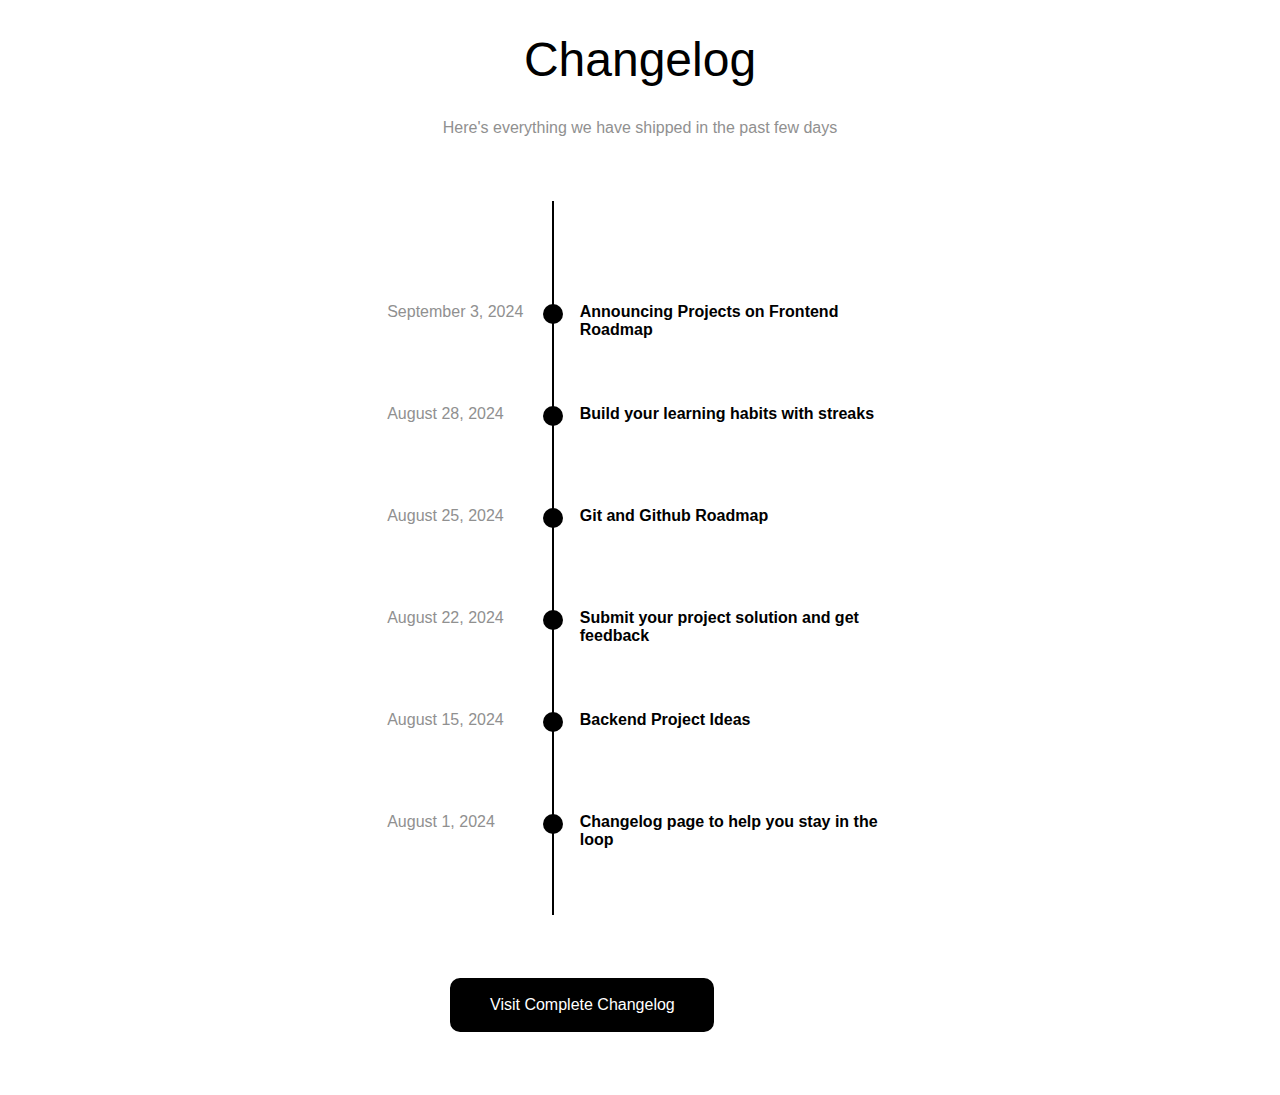
<file: changelog_component/index.html>
<!DOCTYPE html>
<html lang="en">
<head>
	<meta charset="UTF-8">
	<meta name="viewport" content="width=device-width, initial-scale=1.0">
	<meta name="description" content="simple changelog for a roadmap.sh project">
	<meta name="keyword" content="jabrth, Jennifer Berthe, roadmap.sh, changelog">
	<link rel="stylesheet" href="styles.css">
	<title>Changelog component</title>
</head>
<body>
	<header>
		<h1>Changelog</h1>
		<p>Here's everything we have shipped in the past few days</p>
	</header>

	<main>
	<div class="oneline">
		<div class="date"></div>
		<span></span>
		<div class="title"></div>
	</div>
	<div class="oneline">
		<div class="date">September 3, 2024</div>
		<span><div class="circle"></div></span>
		<div class="title">Announcing Projects on Frontend Roadmap</div>
	</div>
	<div class="oneline">
		<div class="date">August 28, 2024</div>
		<span><div class="circle"></div></span>
		<div class="title">Build your learning habits with streaks</div>
	</div>
	<div class="oneline">
		<div class="date">August 25, 2024</div>
		<span><div class="circle"></div></span>
		<div class="title">Git and Github Roadmap</div>
	</div>
	<div class="oneline">
		<div class="date">August 22, 2024</div>
		<span><div class="circle"></div></span>
		<div class="title">Submit your project solution and get feedback</div>
	</div>
	<div class="oneline">
		<div class="date">August 15, 2024</div>
		<span><div class="circle"></div></span>
		<div class="title">Backend Project Ideas</div>
	</div>
	<div class="oneline">
		<div class="date">August 1, 2024</div>
		<span><div class="circle"></div></span>
		<div class="title">Changelog page to help you stay in the loop</div>
	</div>

</main>
<div class="btn">
	<a href="#">Visit Complete Changelog</a>
</div>
</body>
</html>
</file>
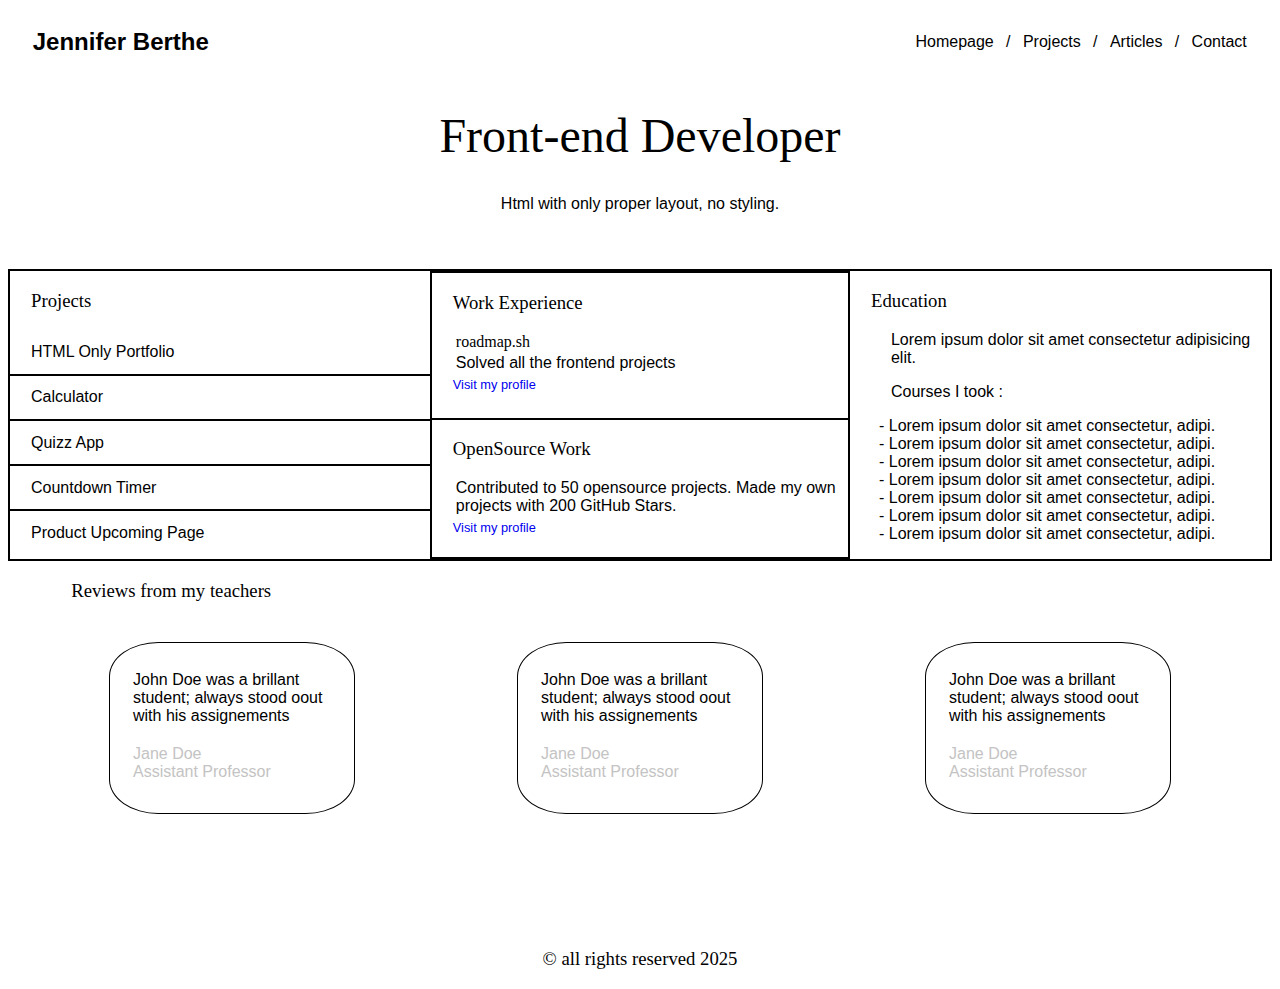
<file: portfolio/index.html>
<!DOCTYPE html>
<html lang="en">
<head>
	<meta charset="UTF-8">
	<meta name="viewport" content="width=device-width, initial-scale=1.0">
	<meta name="description" content="A basic Portfolio website for roadmap.sh project">
	<meta name="keywords" content="basic website, jabrth, Jennifer Berthe, roadmap.sh">
	<title>Jennifer Berthe</title>
	<link rel="stylesheet" href="styles.css">
</head>

<body>
	<header>
		<nav class="navbar">
			<h2>Jennifer Berthe</h2>
			<a href="index.html">Homepage</a>
			<span>/</span>
			<a href="projects.html">Projects</a>
			<span>/</span>
			<a href="articles.html">Articles</a>
			<span>/</span>
			<a href="contact.html">Contact</a>
		</nav>
		<h1>Front-end Developer</h1>
		<p>Html with only proper layout, no styling.</p>
	</header>

	<main>
		<div class="projects">
			<h3>Projects</h3>
			<ul>
				<li>HTML Only Portfolio</li>
				<li>Calculator</li>
				<li>Quizz App</li>
				<li>Countdown Timer</li>
				<li>Product Upcoming Page</li>
			</ul>
		</div>
		
		<div class="work">
			<h3>Work Experience</h3>
			<h4>roadmap.sh</h4>
			<p>Solved all the frontend projects</p>
			<a href="https://roadmap.sh/account">Visit my profile</a>
			<div class="trait"></div>
			<h3>OpenSource Work</h3>
			<p>Contributed to 50 opensource projects. Made my own projects with 200 GitHub Stars.</p>
			<a href="https://github.com/jabrth">Visit my profile</a>
		</div>
		
		<div class="educ">
			<h3>Education</h3>
			<p>Lorem ipsum dolor sit amet consectetur adipisicing elit.</p>
			<p>Courses I took :</p>
			<ul>
				<li>- Lorem ipsum dolor sit amet consectetur, adipi.</li>
				<li>- Lorem ipsum dolor sit amet consectetur, adipi.</li>
				<li>- Lorem ipsum dolor sit amet consectetur, adipi.</li>
				<li>- Lorem ipsum dolor sit amet consectetur, adipi.</li>
				<li>- Lorem ipsum dolor sit amet consectetur, adipi.</li>
				<li>- Lorem ipsum dolor sit amet consectetur, adipi.</li>
				<li>- Lorem ipsum dolor sit amet consectetur, adipi.</li>
			</ul>
		</div>
	</main>
	<article>
		<h3>Reviews from my teachers</h3>
		<ul>
			<li>
				<p>John Doe was a brillant student; always stood oout with his assignements</p>
				<p class="fade">Jane Doe <br> Assistant Professor</p>
			</li>
			<li>
				<p>John Doe was a brillant student; always stood oout with his assignements</p>
				<p class="fade">Jane Doe <br> Assistant Professor</p>
			</li>
			<li>
				<p>John Doe was a brillant student; always stood oout with his assignements</p>
				<p class="fade">Jane Doe <br> Assistant Professor</p>
			</li>
		</ul>
	</article>
	<footer>
		<h3>© all rights reserved 2025</h3>
	</footer>
</html>
</file>
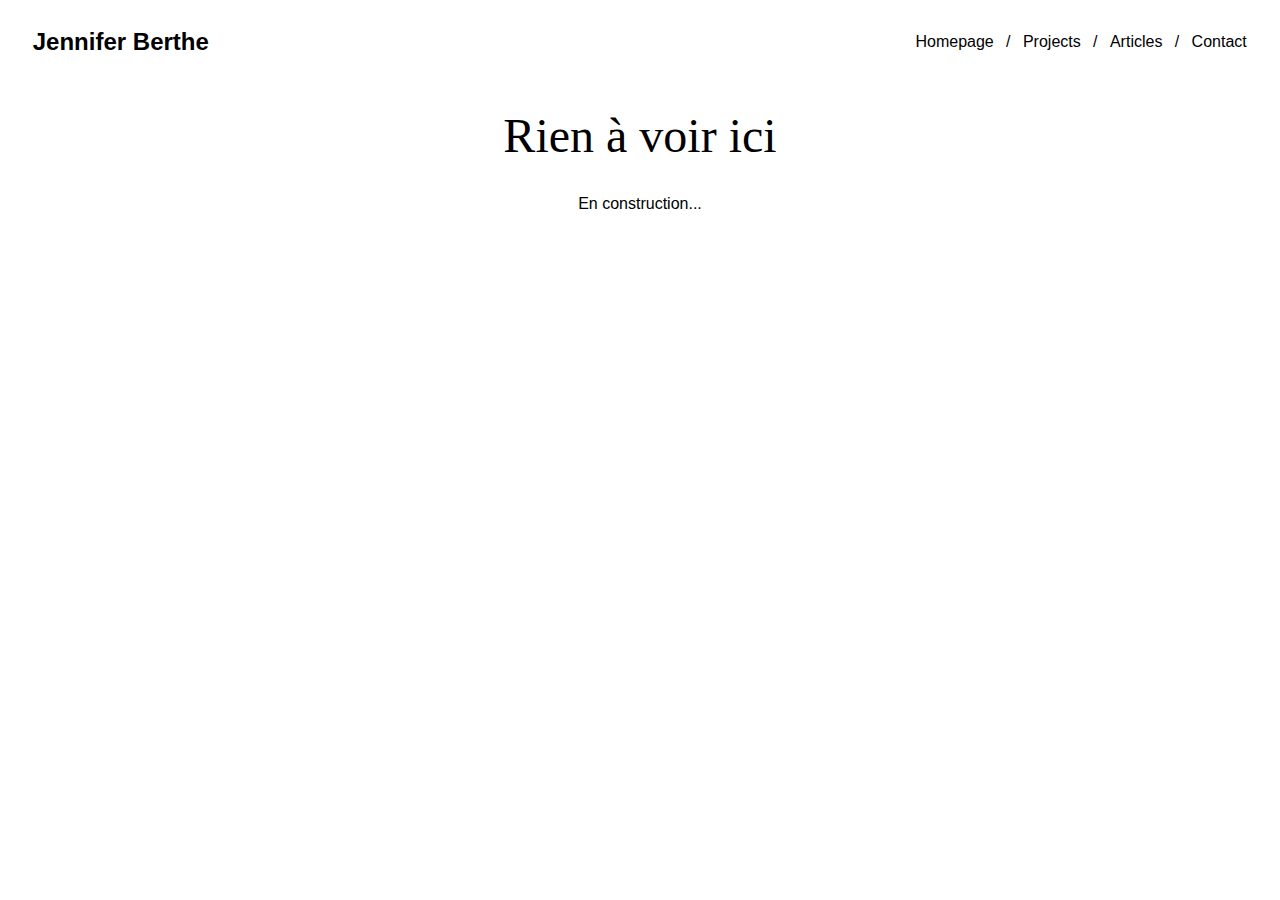
<file: portfolio/articles.html>
<!DOCTYPE html>
<html lang="en">
<head>
	<meta charset="UTF-8">
	<meta name="viewport" content="width=device-width, initial-scale=1.0">
	<meta name="description" content="A basic Portfolio website for roadmap.sh project">
	<meta name="keywords" content="basic website, jabrth, Jennifer Berthe, roadmap.sh">
	<title>Articles</title>
	<link rel="stylesheet" href="styles.css">
</head>
<body>
	<header>
		<nav class="navbar">
			<h2>Jennifer Berthe</h2>
			<a href="index.html">Homepage</a>
			<span>/</span>
			<a href="projects.html">Projects</a>
			<span>/</span>
			<a href="articles.html">Articles</a>
			<span>/</span>
			<a href="contact.html">Contact</a>
		</nav>
		<h1>Rien à voir ici</h1>
		<p>En construction...</p>
	</header>
</html>
</file>
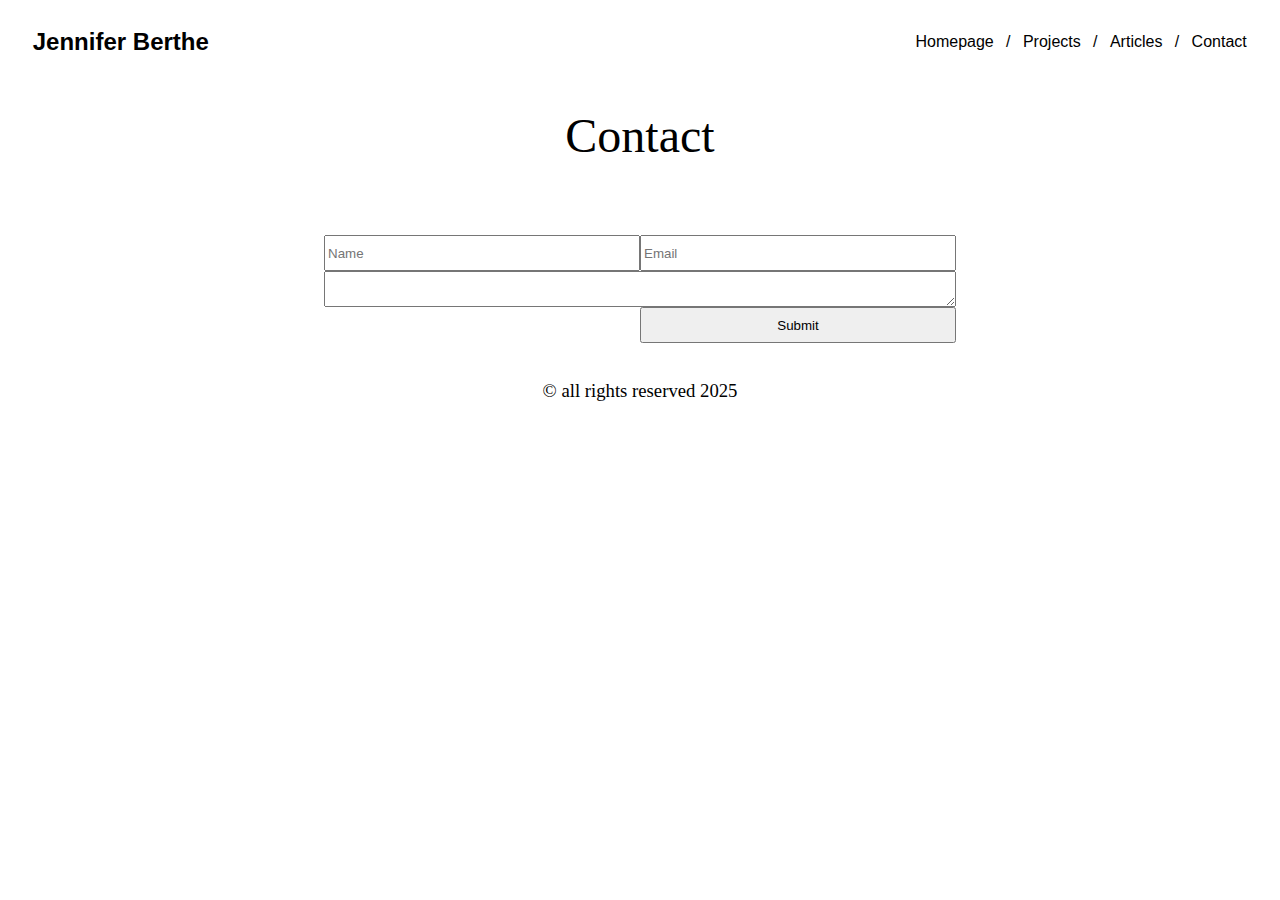
<file: portfolio/contact.html>
<!DOCTYPE html>
<html lang="en">
<head>
	<meta charset="UTF-8">
	<meta name="viewport" content="width=device-width, initial-scale=1.0">
	<meta name="description" content="A basic Portfolio website for roadmap.sh project">
	<meta name="keywords" content="basic website, jabrth, Jennifer Berthe, roadmap.sh">
	<title>Contact</title>
	<link rel="stylesheet" href="styles.css">
</head>
<body>
	<header>
		<nav class="navbar">
			<h2>Jennifer Berthe</h2>
			<a href="index.html">Homepage</a>
			<span>/</span>
			<a href="projects.html">Projects</a>
			<span>/</span>
			<a href="articles.html">Articles</a>
			<span>/</span>
			<a href="contact.html">Contact</a>
		</nav>
		<h1>Contact</h1>
	</header>
	<form class="form">
		<input class="name" type="text" placeholder="Name"><br>
		<input class="email" type="email" placeholder="Email"><br>
		<textarea class="message" placerholder="Message"></textarea><br>
		<input class="btn" type="submit" value="Submit">
	</form>
	<footer>
		<h3>© all rights reserved 2025</h3>
	</footer>
</html>
</file>
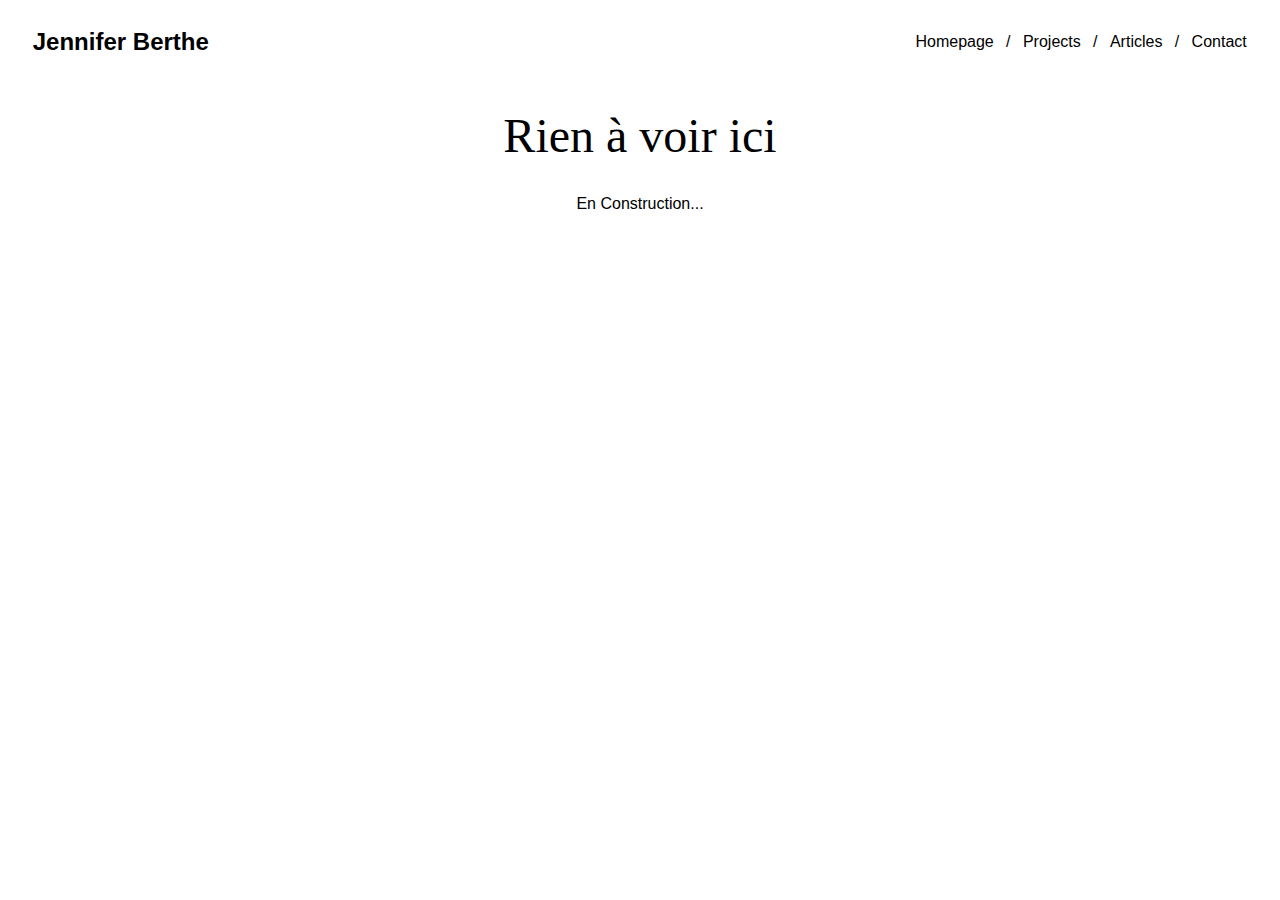
<file: portfolio/projects.html>
<!DOCTYPE html>
<html lang="en">
<head>
	<meta charset="UTF-8">
	<meta name="viewport" content="width=device-width, initial-scale=1.0">
	<meta name="description" content="A basic Portfolio website for roadmap.sh project">
	<meta name="keywords" content="basic website, jabrth, Jennifer Berthe, roadmap.sh">
	<title>My Projects</title>
	<link rel="stylesheet" href="styles.css">
</head>
<body>
	<header>
		<nav class="navbar">
			<h2>Jennifer Berthe</h2>
			<a href="index.html">Homepage</a>
			<span>/</span>
			<a href="projects.html">Projects</a>
			<span>/</span>
			<a href="articles.html">Articles</a>
			<span>/</span>
			<a href="contact.html">Contact</a>
		</nav>
		<h1>Rien à voir ici</h1>
		<p>En Construction...</p>
	</header>
</html>
</file>
<file: changelog_component/styles.css>
h1{
	font-size: 300%;
	font-weight: lighter;
}

header{
	text-align: center;
	font-family: Arial, Helvetica, sans-serif;
	width: 100%;
}

p, .date{
	color: rgb(144, 144, 144);
}

div{
	font-family: Arial, Helvetica, sans-serif;
}

main{
	margin: 5% 30%
}


.oneline{
	display: flex;
}

.date {
	min-width: 140px;
}

.title{
	font-weight: bold;
	min-width: 290px;
}

span{
    border: 1px solid #000;
    height: 100px;
	margin-left: 5%;
	margin-right: 5%;
	width: 0;
}

.circle{
	background-color: black;
	border-radius: 50%;
	width: 20px;
	height: 20px;
	position: relative;
	right: 10px;
}

.btn {
	position: relative;
	left: 35%;
	margin: 5% 0;
	border: 2px solid black;
	height: 50px;
	display: flex;
	align-items: center;
	justify-content: center;
	background-color: #000;
	border-radius: 10px;
	max-width: 260px;
}

.btn a{
	text-decoration: none;
	color: white;
}


@media screen and (max-width : 900px){

	header{
		display: flex;
		flex-direction: column;
		justify-content: center;
	}

	main{
		display: block;
		text-align: center;
		margin: 0;
	}

	.title{
		min-width: 100px;
	}
}
</file>
<file: portfolio/styles.css>
html{
	font-family: 'Trebuchet MS', 'Lucida Sans Unicode', 'Lucida Grande', 'Lucida Sans', Arial, sans-serif;
}

h1, h3, h4{
	font-family: cursive;
	font-weight: lighter;
}

ul {
	list-style-type: none;
}

header {
	padding-bottom: 40px;
}

header a {
	color: black;
	text-decoration: none;
}


.navbar {
	display: flex;
	align-items: center;
	justify-content: flex-end;
	margin-right: 2%;
}

.navbar h2{
	margin-right: auto;
	margin-left: 2%;
}

h1 {
	font-size: 3rem;
}

header p{
	padding-left: 0;
}

header h1, header p {
	text-align: center;
}

.navbar a{
	padding-left: 0;
}

span{
	margin: 1%;
}

main {
	display: grid;
	grid-template-columns: repeat(3, 1fr);
	grid-template-rows: repeat(1, 1fr);
	border: 2px, solid, black;
	
}

.projects {
	grid-row: 1 / 3;
}

.projects h3 {
	padding-left: 5%;
}

.projects ul {
	padding: 0;
	margin: 0;
}

.projects ul li {
	border-bottom: 2px solid black;
	padding: 3%;
	padding-left: 5%;
}

.projects ul li:last-child{
	border: none;
}
.work {
	grid-row: 1/2;
	border: 2px, solid, black;
	padding-bottom: 5%;
}

.work a{
	text-decoration-line: none;
}

.work h3, h4, p, a{
	padding-left: 5%
}
.work h4, .work p {
	margin: 3px;
}

.trait {
	margin: 6% 0 0 0;
	border: 1px solid black;
}
.work a {
	font-size: 0.8rem;
}

.educ {
	padding-left: 5%;
}

.educ ul{
	padding-left: 2%;
}

article {
	min-height: 350px;
}

.fade{
	color: rgb(196, 195, 195);
}
article h3 {
	margin-left: 5%;
}

article ul {
	display: flex;
	justify-content: center;
	justify-content: space-around;
	padding: 0%;
	margin: 20px;
}

article ul li {
	border: 1px solid black;
	border-radius: 20%;
	padding: 1%;
	max-width: 220px;
	margin: 20px;
	
}

article ul li p {
	margin-bottom: 20px;
}

footer {
	text-align: center;
}

.form{
	margin: auto;
	max-width: 50%;
	display: grid;
	grid-template-columns: repeat(2, 1fr);
	grid-template-rows: repeat(3, 1fr);
}

form .name{
	grid-column: 1/2;
	grid-row: 1/2;
}

form .email{
	grid-column: 2/2;
	grid-row: 1/2;
}

form .message{
	grid-row-start: 2;
	grid-column-start: 1;
	grid-column-end: span 2;
	max-height: 170px;
}

form .btn{
	grid-row-start: 3;
	grid-column-start: 2;
}
@media only screen and (max-width : 580px){

	.navbar{
		display: block;
		text-align: center;
	}

	main {
		display: block;
	}

	article ul {
		display: flex;
		flex-direction: column;
		align-items: center;
		margin: auto;
	}
	
	article ul li {
		padding-top: 20px;
		min-width: 200px;
		border-radius: 30px;
	}

	.form{
		margin-left: 0;
	}
}
</file>
